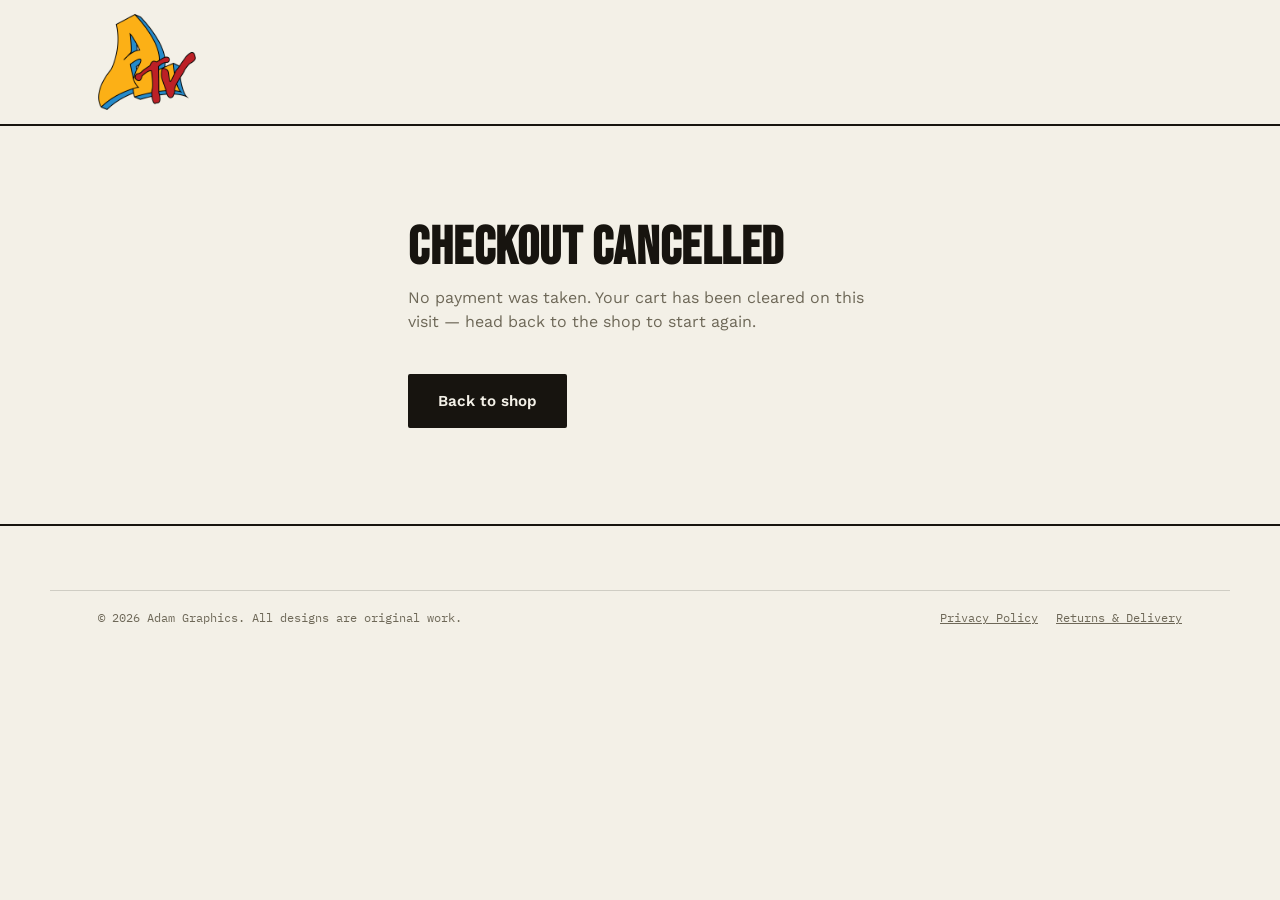
<file: cancel.html>
<!DOCTYPE html>
<html lang="en">
<head>
<meta charset="UTF-8">
<meta name="viewport" content="width=device-width, initial-scale=1.0">
<title>Checkout cancelled — Adam Graphics</title>
<link rel="preconnect" href="https://fonts.googleapis.com">
<link rel="preconnect" href="https://fonts.gstatic.com" crossorigin>
<link href="https://fonts.googleapis.com/css2?family=Bebas+Neue&family=IBM+Plex+Mono:wght@500&family=Work+Sans:wght@400;500;600&display=swap" rel="stylesheet">
<link rel="stylesheet" href="styles.css">
</head>
<body>

<header class="site-header">
  <div class="wrap header-inner">
    <a href="index.html" class="brand">
      <img src="assets/logo.png" alt="Adam Graphics logo" class="brand-mark">
    </a>
  </div>
</header>

<main>
  <section class="checkout">
    <div class="wrap checkout-inner">
      <h1 class="section-title">Checkout cancelled</h1>
      <p class="section-lede">No payment was taken. Your cart has been cleared on this visit — head back to the shop to start again.</p>
      <a href="index.html#shop" class="btn btn-primary">Back to shop</a>
    </div>
  </section>
</main>

<footer id="contact" class="site-footer">
  <div class="wrap footer-legal-row">
    <p class="footer-legal">© <span id="year"></span> Adam Graphics. All designs are original work.</p>
    <nav class="footer-legal-links" aria-label="Legal">
      <a href="privacy-policy.html">Privacy Policy</a>
      <a href="returns-policy.html">Returns &amp; Delivery</a>
    </nav>
  </div>
</footer>

<script>document.getElementById('year').textContent = new Date().getFullYear();</script>
</body>
</html>
</file>
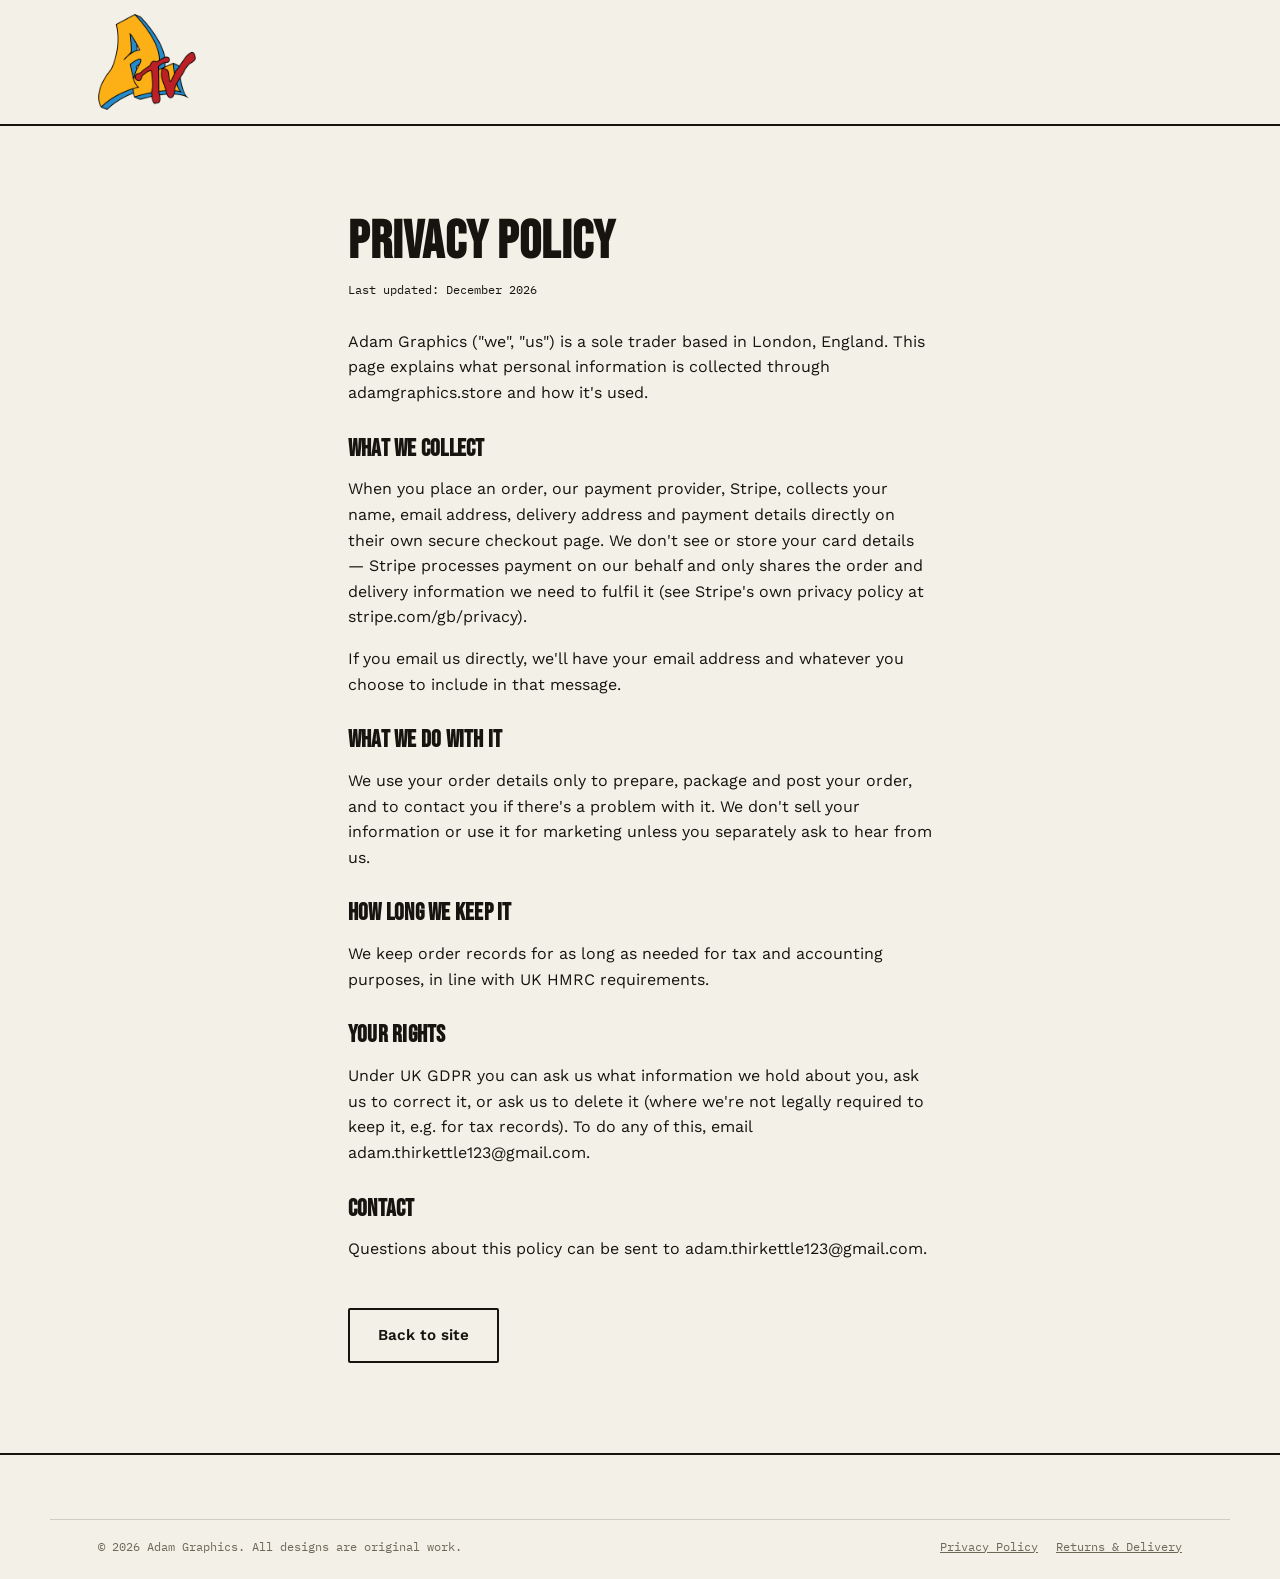
<file: privacy-policy.html>
<!DOCTYPE html>
<html lang="en">
<head>
<meta charset="UTF-8">
<meta name="viewport" content="width=device-width, initial-scale=1.0">
<title>Privacy Policy — Adam Graphics</title>
<link rel="preconnect" href="https://fonts.googleapis.com">
<link rel="preconnect" href="https://fonts.gstatic.com" crossorigin>
<link href="https://fonts.googleapis.com/css2?family=Bebas+Neue&family=IBM+Plex+Mono:wght@500&family=Work+Sans:wght@400;500;600&display=swap" rel="stylesheet">
<link rel="stylesheet" href="styles.css">
</head>
<body>

<header class="site-header">
  <div class="wrap header-inner">
    <a href="index.html" class="brand">
      <img src="assets/logo.png" alt="Adam Graphics logo" class="brand-mark">
    </a>
  </div>
</header>

<main>
  <section class="policy-page">
    <div class="wrap policy-content">
      <h1 class="section-title">Privacy Policy</h1>
      <p class="policy-updated">Last updated: <span id="updated"></span></p>

      <p>Adam Graphics ("we", "us") is a sole trader based in London, England. This page explains what personal information is collected through adamgraphics.store and how it's used.</p>

      <h2>What we collect</h2>
      <p>When you place an order, our payment provider, Stripe, collects your name, email address, delivery address and payment details directly on their own secure checkout page. We don't see or store your card details — Stripe processes payment on our behalf and only shares the order and delivery information we need to fulfil it (see Stripe's own privacy policy at stripe.com/gb/privacy).</p>
      <p>If you email us directly, we'll have your email address and whatever you choose to include in that message.</p>

      <h2>What we do with it</h2>
      <p>We use your order details only to prepare, package and post your order, and to contact you if there's a problem with it. We don't sell your information or use it for marketing unless you separately ask to hear from us.</p>

      <h2>How long we keep it</h2>
      <p>We keep order records for as long as needed for tax and accounting purposes, in line with UK HMRC requirements.</p>

      <h2>Your rights</h2>
      <p>Under UK GDPR you can ask us what information we hold about you, ask us to correct it, or ask us to delete it (where we're not legally required to keep it, e.g. for tax records). To do any of this, email adam.thirkettle123@gmail.com.</p>

      <h2>Contact</h2>
      <p>Questions about this policy can be sent to adam.thirkettle123@gmail.com.</p>

      <a href="index.html" class="btn">Back to site</a>
    </div>
  </section>
</main>

<footer id="contact" class="site-footer">
  <div class="wrap footer-legal-row">
    <p class="footer-legal">© <span id="year"></span> Adam Graphics. All designs are original work.</p>
    <nav class="footer-legal-links" aria-label="Legal">
      <a href="privacy-policy.html">Privacy Policy</a>
      <a href="returns-policy.html">Returns &amp; Delivery</a>
    </nav>
  </div>
</footer>

<script>
document.getElementById('year').textContent = new Date().getFullYear();
document.getElementById('updated').textContent = new Date().toLocaleDateString('en-GB', { year: 'numeric', month: 'long' });
</script>
</body>
</html>
</file>
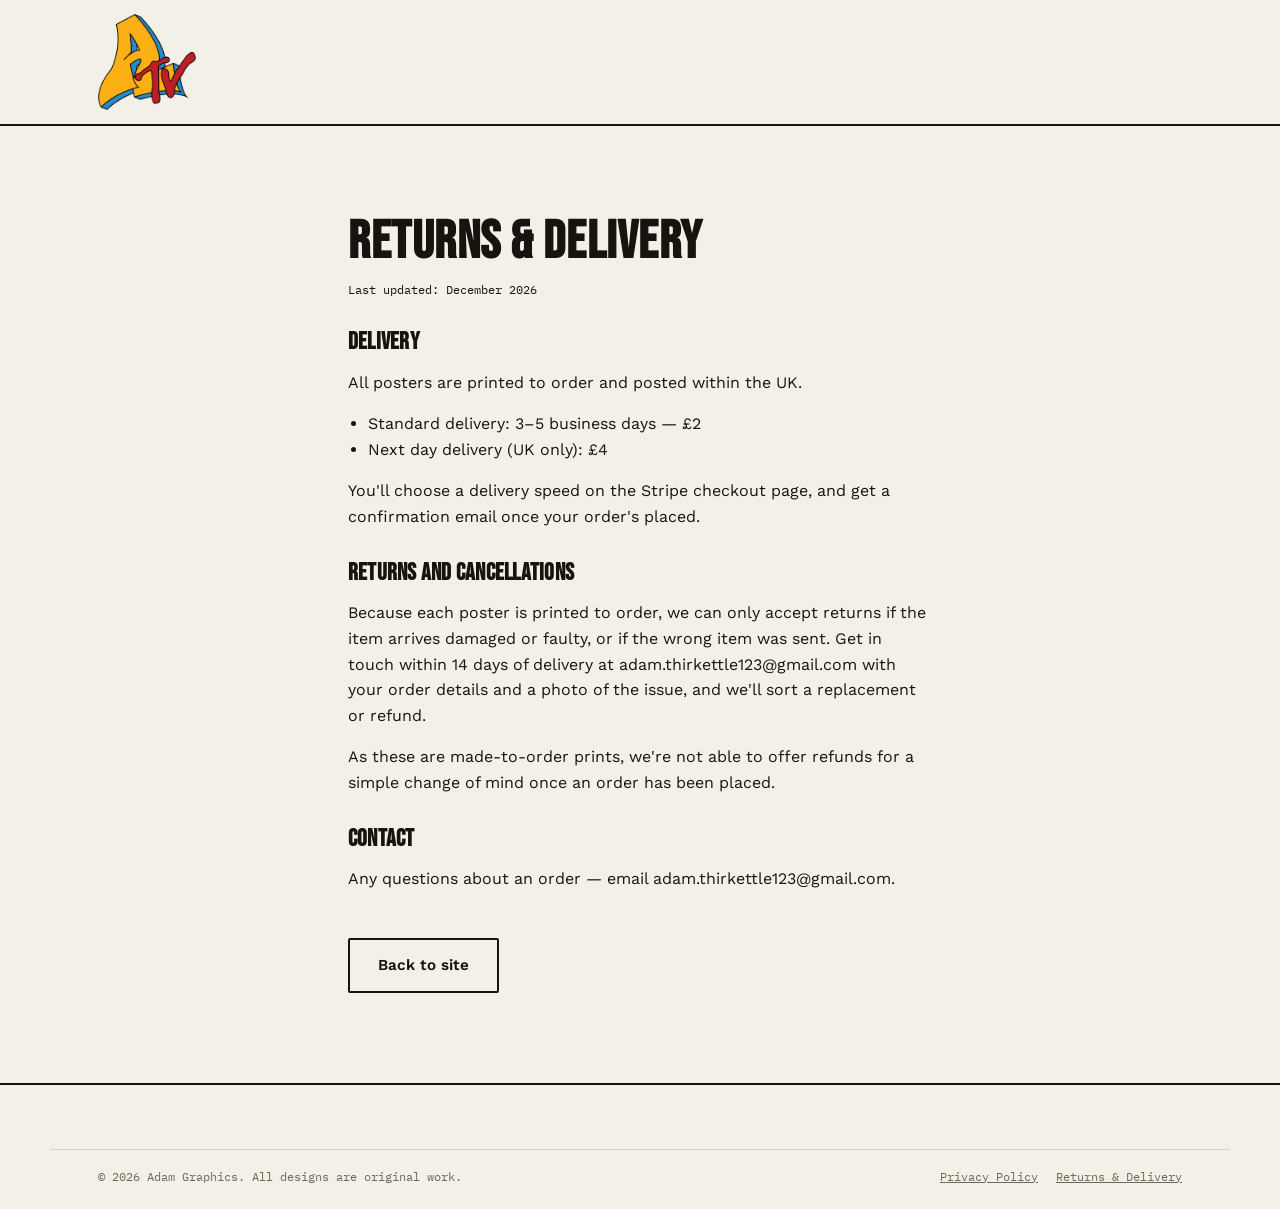
<file: returns-policy.html>
<!DOCTYPE html>
<html lang="en">
<head>
<meta charset="UTF-8">
<meta name="viewport" content="width=device-width, initial-scale=1.0">
<title>Returns &amp; Delivery — Adam Graphics</title>
<link rel="preconnect" href="https://fonts.googleapis.com">
<link rel="preconnect" href="https://fonts.gstatic.com" crossorigin>
<link href="https://fonts.googleapis.com/css2?family=Bebas+Neue&family=IBM+Plex+Mono:wght@500&family=Work+Sans:wght@400;500;600&display=swap" rel="stylesheet">
<link rel="stylesheet" href="styles.css">
</head>
<body>

<header class="site-header">
  <div class="wrap header-inner">
    <a href="index.html" class="brand">
      <img src="assets/logo.png" alt="Adam Graphics logo" class="brand-mark">
    </a>
  </div>
</header>

<main>
  <section class="policy-page">
    <div class="wrap policy-content">
      <h1 class="section-title">Returns &amp; Delivery</h1>
      <p class="policy-updated">Last updated: <span id="updated"></span></p>

      <h2>Delivery</h2>
      <p>All posters are printed to order and posted within the UK.</p>
      <ul>
        <li>Standard delivery: 3–5 business days — £2</li>
        <li>Next day delivery (UK only): £4</li>
      </ul>
      <p>You'll choose a delivery speed on the Stripe checkout page, and get a confirmation email once your order's placed.</p>

      <h2>Returns and cancellations</h2>
      <p>Because each poster is printed to order, we can only accept returns if the item arrives damaged or faulty, or if the wrong item was sent. Get in touch within 14 days of delivery at adam.thirkettle123@gmail.com with your order details and a photo of the issue, and we'll sort a replacement or refund.</p>
      <p>As these are made-to-order prints, we're not able to offer refunds for a simple change of mind once an order has been placed.</p>

      <h2>Contact</h2>
      <p>Any questions about an order — email adam.thirkettle123@gmail.com.</p>

      <a href="index.html" class="btn">Back to site</a>
    </div>
  </section>
</main>

<footer id="contact" class="site-footer">
  <div class="wrap footer-legal-row">
    <p class="footer-legal">© <span id="year"></span> Adam Graphics. All designs are original work.</p>
    <nav class="footer-legal-links" aria-label="Legal">
      <a href="privacy-policy.html">Privacy Policy</a>
      <a href="returns-policy.html">Returns &amp; Delivery</a>
    </nav>
  </div>
</footer>

<script>
document.getElementById('year').textContent = new Date().getFullYear();
document.getElementById('updated').textContent = new Date().toLocaleDateString('en-GB', { year: 'numeric', month: 'long' });
</script>
</body>
</html>
</file>
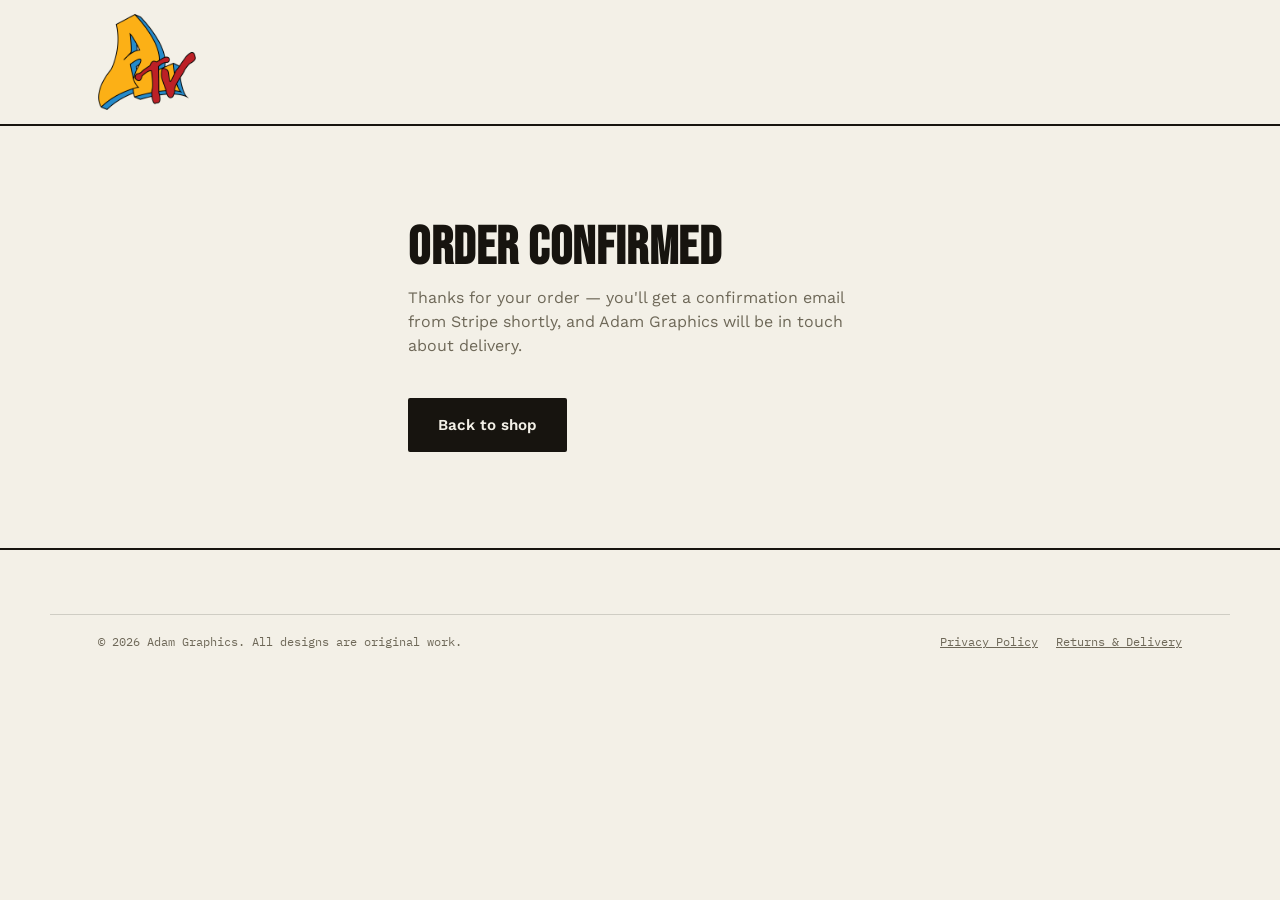
<file: success.html>
<!DOCTYPE html>
<html lang="en">
<head>
<meta charset="UTF-8">
<meta name="viewport" content="width=device-width, initial-scale=1.0">
<title>Order confirmed — Adam Graphics</title>
<link rel="preconnect" href="https://fonts.googleapis.com">
<link rel="preconnect" href="https://fonts.gstatic.com" crossorigin>
<link href="https://fonts.googleapis.com/css2?family=Bebas+Neue&family=IBM+Plex+Mono:wght@500&family=Work+Sans:wght@400;500;600&display=swap" rel="stylesheet">
<link rel="stylesheet" href="styles.css">
</head>
<body>

<header class="site-header">
  <div class="wrap header-inner">
    <a href="index.html" class="brand">
      <img src="assets/logo.png" alt="Adam Graphics logo" class="brand-mark">
    </a>
  </div>
</header>

<main>
  <section class="checkout">
    <div class="wrap checkout-inner">
      <h1 class="section-title">Order confirmed</h1>
      <p class="section-lede">Thanks for your order — you'll get a confirmation email from Stripe shortly, and Adam Graphics will be in touch about delivery.</p>
      <a href="index.html#shop" class="btn btn-primary">Back to shop</a>
    </div>
  </section>
</main>

<footer id="contact" class="site-footer">
  <div class="wrap footer-legal-row">
    <p class="footer-legal">© <span id="year"></span> Adam Graphics. All designs are original work.</p>
    <nav class="footer-legal-links" aria-label="Legal">
      <a href="privacy-policy.html">Privacy Policy</a>
      <a href="returns-policy.html">Returns &amp; Delivery</a>
    </nav>
  </div>
</footer>

<script>document.getElementById('year').textContent = new Date().getFullYear();</script>
</body>
</html>
</file>
<file: styles.css>
/* ---------- Design tokens ---------- */
:root{
  --paper: #F3F0E7;
  --paper-dim: #E9E4D6;
  --ink: #17140F;
  --red: #D31E1E;
  --yellow: #F3B100;
  --blue: #2C7FB8;
  --grey: #6E6858;
  --line: rgba(23,20,15,0.16);

  --font-display: 'Bebas Neue', sans-serif;
  --font-body: 'Work Sans', sans-serif;
  --font-mono: 'IBM Plex Mono', monospace;

  --gutter: clamp(20px, 5vw, 48px);
  --radius: 2px;
}

*{ box-sizing: border-box; }
html{ scroll-behavior: smooth; }

body{
  margin:0;
  background: var(--paper);
  color: var(--ink);
  font-family: var(--font-body);
  font-size: 16px;
  line-height: 1.5;
  -webkit-font-smoothing: antialiased;
}

img{ max-width:100%; display:block; }

.wrap{
  max-width: 1180px;
  margin: 0 auto;
  padding-left: var(--gutter);
  padding-right: var(--gutter);
}

.skip-link{
  position:absolute; left:-999px; top:0;
  background:var(--ink); color:var(--paper); padding:10px 16px; z-index:200;
}
.skip-link:focus{ left: 10px; top:10px; }

a{ color: inherit; }

h1,h2,h3{
  font-family: var(--font-display);
  letter-spacing: 0.01em;
  margin: 0;
  line-height: 0.95;
}

.section-title{
  font-size: clamp(2.2rem, 5vw, 3.4rem);
  margin-bottom: 12px;
}

.section-lede{
  max-width: 46ch;
  color: var(--grey);
  margin: 0 0 40px;
}

/* ---------- Buttons ---------- */
.btn{
  display:inline-block;
  font-family: var(--font-body);
  font-weight:600;
  font-size: 0.95rem;
  padding: 14px 28px;
  border: 2px solid var(--ink);
  border-radius: var(--radius);
  text-decoration:none;
  cursor:pointer;
  background: transparent;
  color: var(--ink);
  transition: transform 0.15s ease, background 0.15s ease, color 0.15s ease;
}
.btn-primary{
  background: var(--ink);
  color: var(--paper);
}
.btn-primary:hover{
  background: var(--red);
  border-color: var(--red);
  transform: translate(-2px,-2px);
}
.btn-block{ display:block; width:100%; text-align:center; }

@media (prefers-reduced-motion: reduce){
  *{ transition:none !important; animation:none !important; scroll-behavior:auto !important; }
}

/* ---------- Header ---------- */
.site-header{
  position: sticky; top:0; z-index: 50;
  background: var(--paper);
  border-bottom: 2px solid var(--ink);
}
.header-inner{
  display:flex; align-items:center; justify-content:space-between;
  padding-top: 14px; padding-bottom: 14px;
  gap: 20px;
}
.brand-mark{ height: 96px; width:auto; flex-shrink: 0; }
.brand{ flex-shrink: 0; }

@media (max-width: 640px){
  .brand-mark{ height: 56px; }
  .header-inner{ gap: 10px; }
  .main-nav{ gap: 12px; }
  .main-nav a{ font-size: 0.85rem; }
  .cart-btn{ padding: 6px 10px; font-size: 0.85rem; }
}

.main-nav{ display:flex; gap: clamp(16px, 3vw, 32px); }
.main-nav a{
  text-decoration:none;
  font-weight:600;
  font-size: 0.95rem;
  padding-bottom: 3px;
  border-bottom: 2px solid transparent;
}
.main-nav a:hover{ border-bottom-color: var(--red); }

.cart-btn{
  font-family: var(--font-body);
  font-weight:600;
  background:none;
  border: 2px solid var(--ink);
  border-radius: var(--radius);
  padding: 8px 14px;
  cursor:pointer;
  display:flex; align-items:center; gap:8px;
}
.cart-count{
  background: var(--red);
  color: var(--paper);
  font-family: var(--font-mono);
  font-size: 0.75rem;
  padding: 2px 7px;
  border-radius: 999px;
}

/* ---------- Hero ---------- */
.hero{
  padding: clamp(48px, 10vw, 110px) 0 clamp(56px, 8vw, 90px);
  border-bottom: 2px solid var(--ink);
  background:
    radial-gradient(circle at 82% 18%, var(--yellow) 0, var(--yellow) 3px, transparent 4px) 0 0/34px 34px,
    var(--paper);
}
.hero-inner{ max-width: 720px; }
.hero-eyebrow{
  font-family: var(--font-mono);
  font-size: 0.8rem;
  color: var(--red);
  margin: 0 0 18px;
}
.hero-title{
  font-size: clamp(3rem, 9vw, 5.6rem);
  text-transform: uppercase;
}
.hero-sub{
  max-width: 48ch;
  color: var(--grey);
  font-size: 1.05rem;
  margin: 24px 0 32px;
}

/* ---------- Shop ---------- */
.shop{ padding: clamp(56px, 8vw, 96px) 0; }

.product-carousel{
  display:flex;
  gap: clamp(20px, 3vw, 32px);
  overflow-x: auto;
  scroll-snap-type: x proximity;
  padding-bottom: 22px;
  scrollbar-width: thin;
  scrollbar-color: var(--red) var(--paper-dim);
}
.product-carousel::-webkit-scrollbar{ height: 10px; }
.product-carousel::-webkit-scrollbar-track{ background: var(--paper-dim); border: 1px solid var(--line); }
.product-carousel::-webkit-scrollbar-thumb{ background: var(--red); border-radius: 999px; }
.product-carousel::-webkit-scrollbar-thumb:hover{ background: var(--ink); }

.product-card{
  background: var(--paper);
  border: 2px solid var(--ink);
  box-shadow: 6px 6px 0 var(--ink);
  display:flex; flex-direction:column;
  cursor: pointer;
  flex: 0 0 clamp(230px, 26vw, 270px);
  scroll-snap-align: start;
  transition: transform 0.15s ease, box-shadow 0.15s ease;
}
.product-card.bundle-card{
  border-color: var(--red);
}
.product-card:hover{
  transform: translate(-3px,-3px);
  box-shadow: 9px 9px 0 var(--ink);
}
.product-media{
  border-bottom: 2px solid var(--ink);
  overflow:hidden;
  aspect-ratio: 4 / 5;
  background: var(--paper-dim);
  position:relative;
}
.product-media img{
  width:100%; height:100%; object-fit: cover;
}
.bundle-badge{
  position:absolute; top:10px; left:10px;
  background: var(--red); color: var(--paper);
  font-family: var(--font-mono);
  font-size: 0.7rem;
  padding: 4px 9px;
}
.product-body{
  padding: 18px 18px 20px;
  display:flex; flex-direction:column; gap: 10px; flex:1;
}
.product-name{
  font-family: var(--font-display);
  font-size: 1.4rem;
  letter-spacing: 0.01em;
  text-transform: uppercase;
  margin:0;
}
.product-desc{
  color: var(--grey);
  font-size: 0.9rem;
  margin:0;
  flex:1;
}
.product-foot{
  display:flex; align-items:center; justify-content:space-between; gap:12px;
}
.product-price{
  font-family: var(--font-mono);
  font-size: 1rem;
}
.add-to-cart{
  font-family: var(--font-body);
  font-weight:600;
  font-size: 0.85rem;
  background: var(--ink);
  color: var(--paper);
  border: none;
  padding: 10px 16px;
  cursor: pointer;
  border-radius: var(--radius);
}
.add-to-cart:hover{ background: var(--red); }
.add-to-cart.added{ background: var(--blue); }

/* ---------- About ---------- */
.about{
  padding: clamp(56px, 8vw, 96px) 0;
  background: var(--paper-dim);
  border-top: 2px solid var(--ink);
  border-bottom: 2px solid var(--ink);
}
.about-inner{
  display:grid;
  grid-template-columns: minmax(240px, 380px) 1fr;
  gap: clamp(32px, 6vw, 64px);
  align-items:start;
}
.about-bio{
  font-size: 1.1rem;
  max-width: 42ch;
}
.about-work{
  display:grid;
  grid-template-columns: repeat(2, 1fr);
  gap: 18px;
}
.about-work figure{ margin:0; }
.about-work img{
  border: 2px solid var(--ink);
  aspect-ratio: 16/9;
  object-fit: cover;
}
.about-work figcaption{
  font-family: var(--font-mono);
  font-size: 0.72rem;
  color: var(--grey);
  margin-top: 8px;
}

@media (max-width: 780px){
  .about-inner{ grid-template-columns: 1fr; }
}

/* ---------- Checkout ---------- */
.checkout{
  padding: clamp(56px, 8vw, 96px) 0;
}
.checkout-inner{ max-width: 560px; }

.order-summary{
  border: 2px solid var(--ink);
  padding: 24px;
  background: var(--paper-dim);
}
.order-summary h3{
  font-family: var(--font-display);
  font-size: 1.6rem;
  text-transform: uppercase;
  margin: 0 0 14px;
}
.summary-list{
  list-style:none; margin:0; padding:0;
  display:flex; flex-direction:column; gap:10px;
  border-bottom: 1px solid var(--line);
  padding-bottom: 14px;
  margin-bottom: 14px;
  font-family: var(--font-mono);
  font-size: 0.85rem;
}
.summary-list li{
  display:flex; justify-content:space-between; gap: 10px;
}
.checkout-note{
  font-size: 0.8rem;
  color: var(--grey);
  margin: 14px 0 18px;
}
.checkout-error{
  font-size: 0.85rem;
  color: var(--red);
  margin-top: 12px;
  text-align:center;
}
.summary-total{
  display:flex; justify-content:space-between;
  font-family: var(--font-display);
  font-size: 1.4rem;
  text-transform: uppercase;
}


/* ---------- Footer ---------- */
.site-footer{
  border-top: 2px solid var(--ink);
  padding: clamp(40px, 6vw, 64px) 0 24px;
}
.footer-inner{
  display:flex; flex-wrap:wrap; justify-content:space-between; gap: 32px;
  padding-bottom: 28px;
}
.footer-mark{ height: 72px; margin-bottom: 10px; flex-shrink: 0; }
@media (max-width: 640px){
  .footer-mark{ height: 48px; }
}
.footer-brand p{ color: var(--grey); margin:0; font-size: 0.9rem; }
.footer-contact h3{
  font-family: var(--font-display);
  font-size: 1.4rem;
  text-transform: uppercase;
  margin-bottom: 10px;
}
.footer-contact a{
  display:block;
  text-decoration:none;
  margin-bottom: 8px;
}
.footer-contact a:hover{ color: var(--red); }
.socials{ display:flex; gap: 16px; margin-top: 8px; }
.socials a{ color: var(--ink); display:flex; }
.socials a:hover{ color: var(--red); }
.footer-legal-row{
  display:flex; flex-wrap:wrap; justify-content:space-between; align-items:center;
  gap: 12px;
  border-top: 1px solid var(--line);
  padding-top: 18px;
}
.footer-legal{
  font-family: var(--font-mono);
  font-size: 0.72rem;
  color: var(--grey);
  margin: 0;
}
.footer-legal-links{
  display:flex; gap: 18px;
  font-family: var(--font-mono);
  font-size: 0.72rem;
}
.footer-legal-links a{ color: var(--grey); text-decoration: underline; }
.footer-legal-links a:hover{ color: var(--red); }

/* ---------- Cart dropdown ---------- */
.cart-wrap{ position: relative; }

.cart-panel{
  position:absolute; top: calc(100% + 12px); right:0;
  width: min(340px, 90vw);
  max-height: 70vh;
  background: var(--paper);
  border: 2px solid var(--ink);
  box-shadow: 6px 6px 0 var(--ink);
  z-index: 100;
  flex-direction: column;
  padding: 18px;
}
.cart-panel[hidden]{ display:none; }
.cart-panel:not([hidden]){ display:flex; }

.cart-panel-close{
  position:absolute; top:10px; right:12px;
  background:none; border:none; cursor:pointer;
  font-size: 1.5rem; line-height:1; color: var(--ink);
}
.cart-items{
  list-style:none; margin:22px 0 0; padding:0;
  overflow-y:auto; max-height: 40vh;
  display:flex; flex-direction:column; gap: 16px;
}
.cart-item{
  display:grid; grid-template-columns: 56px 1fr auto; gap: 12px; align-items:center;
}
.cart-item img{
  width:56px; height:70px; object-fit:cover; border:2px solid var(--ink);
}
.cart-item-name{ font-weight:600; font-size:0.9rem; }
.cart-item-price{ font-family: var(--font-mono); font-size: 0.8rem; color: var(--grey); }
.cart-item-remove{
  background:none; border:none; text-decoration:underline;
  font-size: 0.75rem; cursor:pointer; color: var(--red); padding:0;
}
.cart-empty{ color: var(--grey); margin-top: 22px; }
.cart-panel-foot{ border-top: 2px solid var(--ink); padding-top: 16px; margin-top: 12px; }
.cart-total-row{
  display:flex; justify-content:space-between;
  font-family: var(--font-display);
  font-size: 1.4rem;
  text-transform: uppercase;
  margin-bottom: 14px;
}

/* ---------- Product detail modal ---------- */
.modal-overlay{
  position:fixed; inset:0;
  background: rgba(23,20,15,0.55);
  z-index: 150;
}
.product-modal{
  position:fixed;
  top:50%; left:50%;
  transform: translate(-50%,-50%);
  width: min(920px, 92vw);
  max-height: 88vh;
  overflow-y:auto;
  background: var(--paper);
  border: 2px solid var(--ink);
  box-shadow: 10px 10px 0 var(--ink);
  z-index: 160;
  padding: clamp(20px, 3vw, 36px);
}
.modal-close{
  position:absolute; top:14px; right:16px;
  background:none; border:none; cursor:pointer;
  font-size: 1.8rem; line-height:1; color: var(--ink);
  z-index: 5;
}
.product-modal-grid{
  display:grid;
  grid-template-columns: 1fr 1fr;
  gap: clamp(24px, 4vw, 48px);
  align-items:start;
}
@media (max-width: 720px){
  .product-modal-grid{ grid-template-columns: 1fr; }
}
.product-modal-media{
  border: 2px solid var(--ink);
  aspect-ratio: 4/5;
  overflow:hidden;
  background: #0b0b0b;
  display:flex; flex-direction:column; align-items:center; justify-content:center;
  position:relative;
}
.product-modal-media img{
  width:100%; height:100%; object-fit: contain;
}
.modal-thumbs{
  position:absolute; bottom:10px; left:0; right:0;
  display:flex; justify-content:center; gap:8px;
}
.modal-thumbs button{
  width:44px; height:44px;
  padding:0; cursor:pointer;
  border: 2px solid var(--paper);
  background-size: cover;
  background-position: center;
  opacity: 0.7;
}
.modal-thumbs button.active{
  border-color: var(--red);
  opacity: 1;
}
.modal-name{
  font-size: clamp(1.8rem, 3.5vw, 2.4rem);
  text-transform: uppercase;
  margin-bottom: 10px;
}
.modal-price{
  font-family: var(--font-mono);
  font-size: 1.2rem;
  margin: 0 0 16px;
}
.modal-desc{
  color: var(--grey);
  margin: 0 0 20px;
}
.modal-specs{
  list-style:none; margin:0 0 26px; padding:0;
  display:flex; flex-direction:column; gap:8px;
  font-size: 0.85rem;
  border-top: 1px solid var(--line);
  padding-top: 16px;
}
.modal-specs li{ padding-left: 14px; position:relative; }
.modal-specs li::before{
  content:''; position:absolute; left:0; top:8px;
  width:6px; height:6px; background: var(--red);
}
.modal-actions{
  display:flex; gap: 14px; flex-wrap:wrap;
}
.modal-actions .btn{ flex:1; min-width: 140px; text-align:center; }

/* ---------- Policy pages ---------- */
.policy-page{ padding: clamp(48px, 8vw, 90px) 0; }
.policy-content{ max-width: 680px; }
.policy-updated{
  font-family: var(--font-mono);
  font-size: 0.75rem;
  color: var(--grey);
  margin: 0 0 30px;
}
.policy-content h2{
  font-family: var(--font-display);
  font-size: 1.5rem;
  text-transform: uppercase;
  margin: 32px 0 10px;
}
.policy-content p, .policy-content li{
  color: var(--ink);
  line-height: 1.6;
}
.policy-content ul{ padding-left: 20px; }
.policy-content .btn{ margin-top: 30px; }
</file>
